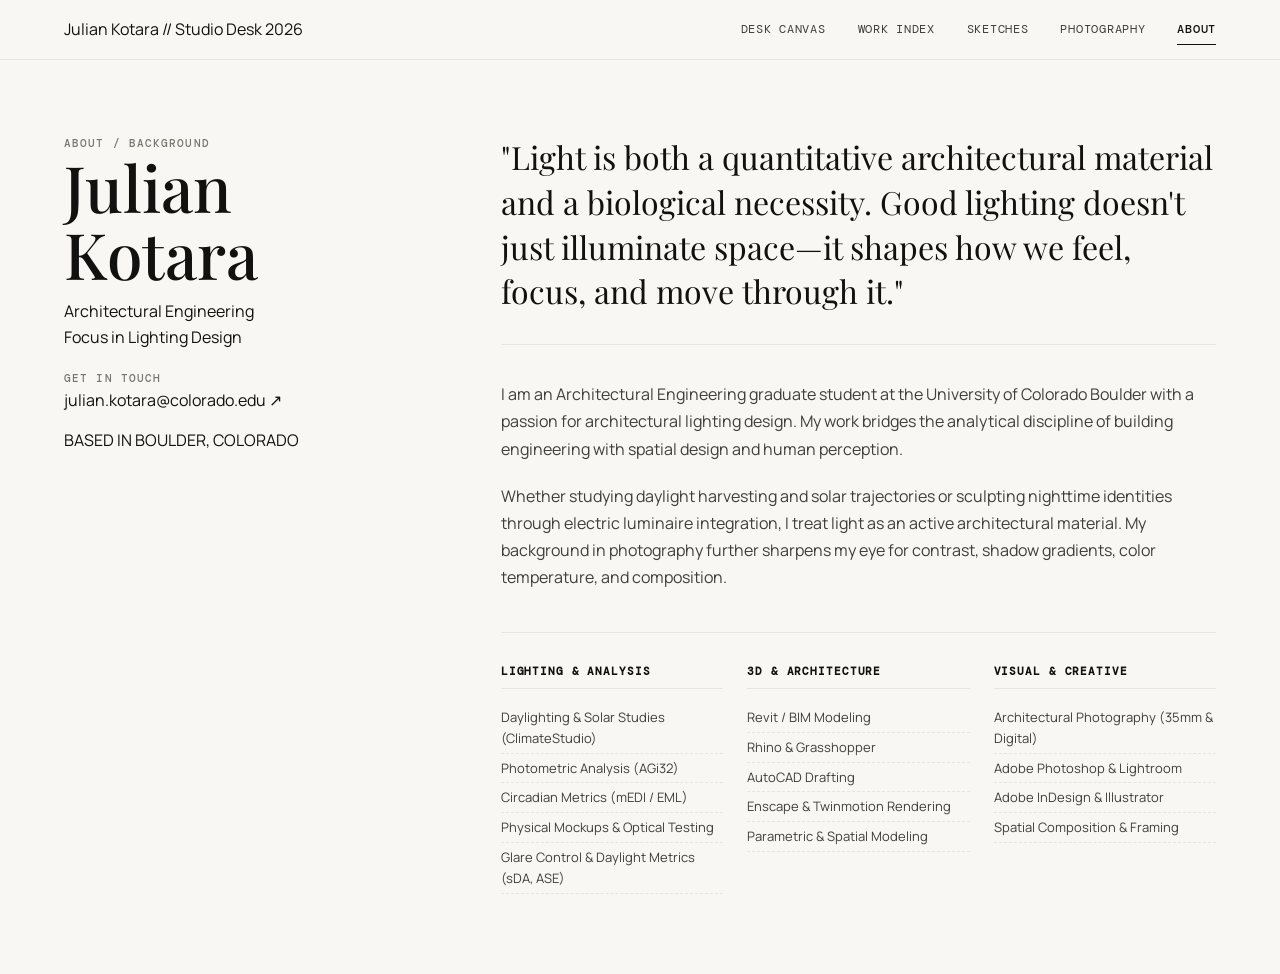
<file: about.html>
<!DOCTYPE html>
<html lang="en">
<head>
  <meta charset="UTF-8">
  <meta name="viewport" content="width=device-width, initial-scale=1.0">
  <title>About — Julian Kotara</title>
  
  <!-- Fonts -->
  <link rel="preconnect" href="https://fonts.googleapis.com">
  <link rel="preconnect" href="https://fonts.gstatic.com" crossorigin>
  <link href="https://fonts.googleapis.com/css2?family=DM+Mono:wght@400;500&family=Manrope:wght@400;500;600;700;800&family=Playfair+Display:ital,wght@0,500;1,500&display=swap" rel="stylesheet">
  
  <link rel="stylesheet" href="styles.css">
</head>
<body>

  <!-- Navigation -->
  <header class="glass-nav" role="banner">
    <a class="hud-brand" href="index.html" aria-label="Julian Kotara Drafting Desk">
      Julian Kotara <span class="hud-brand-sub">// Studio Desk 2026</span>
    </a>
    <nav aria-label="Main navigation">
      <a href="index.html">Desk Canvas</a>
      <a href="work.html">Work Index</a>
      <a href="sketches.html">Sketches</a>
      <a href="photography.html">Photography</a>
      <a href="about.html" class="active">About</a>
    </nav>
  </header>

  <div class="about-page-wrap">
    <main class="about-grid">
      <!-- Left Sticky Header & Contact -->
      <div class="about-sticky">
        <p class="kicker">About / Background</p>
        <h1>Julian<br>Kotara</h1>
        <p class="role" style="font-size: 20px; color: var(--ink); margin-bottom: 20px;">
          Architectural Engineering<br>Focus in Lighting Design
        </p>

        <div class="about-contact-box">
          <p class="kicker">Get in Touch</p>
          <a class="contact-link" href="mailto:julian.kotara@colorado.edu">
            julian.kotara@colorado.edu <span>↗</span>
          </a>
          <p style="font-family: var(--mono); font-size: 11px; text-transform: uppercase; color: var(--muted); margin-top: 15px;">
            Based in Boulder, Colorado
          </p>
        </div>
      </div>

      <!-- Right Content: Philosophy, Bio, Skills -->
      <div class="about-right">
        <h2 class="about-statement">
          "Light is both a quantitative architectural material and a biological necessity. Good lighting doesn't just illuminate space—it shapes how we feel, focus, and move through it."
        </h2>

        <div class="about-narrative">
          <p>
            I am an Architectural Engineering graduate student at the University of Colorado Boulder with a passion for architectural lighting design. My work bridges the analytical discipline of building engineering with spatial design and human perception.
          </p>
          <p>
            Whether studying daylight harvesting and solar trajectories or sculpting nighttime identities through electric luminaire integration, I treat light as an active architectural material. My background in photography further sharpens my eye for contrast, shadow gradients, color temperature, and composition.
          </p>
        </div>

        <!-- Skills & Proficiencies -->
        <div class="skills-grid" id="skills-grid">
          <div class="skill-col" id="skills-col-lighting">
            <h4>Lighting & Analysis</h4>
            <ul>
              <li>Daylighting & Solar Studies (ClimateStudio)</li>
              <li>Photometric Analysis (AGi32)</li>
              <li>Circadian Metrics (mEDI / EML)</li>
              <li>Physical Mockups & Optical Testing</li>
              <li>Glare Control & Daylight Metrics (sDA, ASE)</li>
            </ul>
          </div>

          <div class="skill-col" id="skills-col-architecture">
            <h4>3D & Architecture</h4>
            <ul>
              <li>Revit / BIM Modeling</li>
              <li>Rhino & Grasshopper</li>
              <li>AutoCAD Drafting</li>
              <li>Enscape & Twinmotion Rendering</li>
              <li>Parametric & Spatial Modeling</li>
            </ul>
          </div>

          <div class="skill-col" id="skills-col-creative">
            <h4>Visual & Creative</h4>
            <ul>
              <li>Architectural Photography (35mm & Digital)</li>
              <li>Adobe Photoshop & Lightroom</li>
              <li>Adobe InDesign & Illustrator</li>
              <li>Spatial Composition & Framing</li>
            </ul>
          </div>
        </div>
      </div>
    </main>
  </div>


  <script src="lighting-fx.js"></script>
  <script src="editor.js"></script>
</body>
</html>
</file>
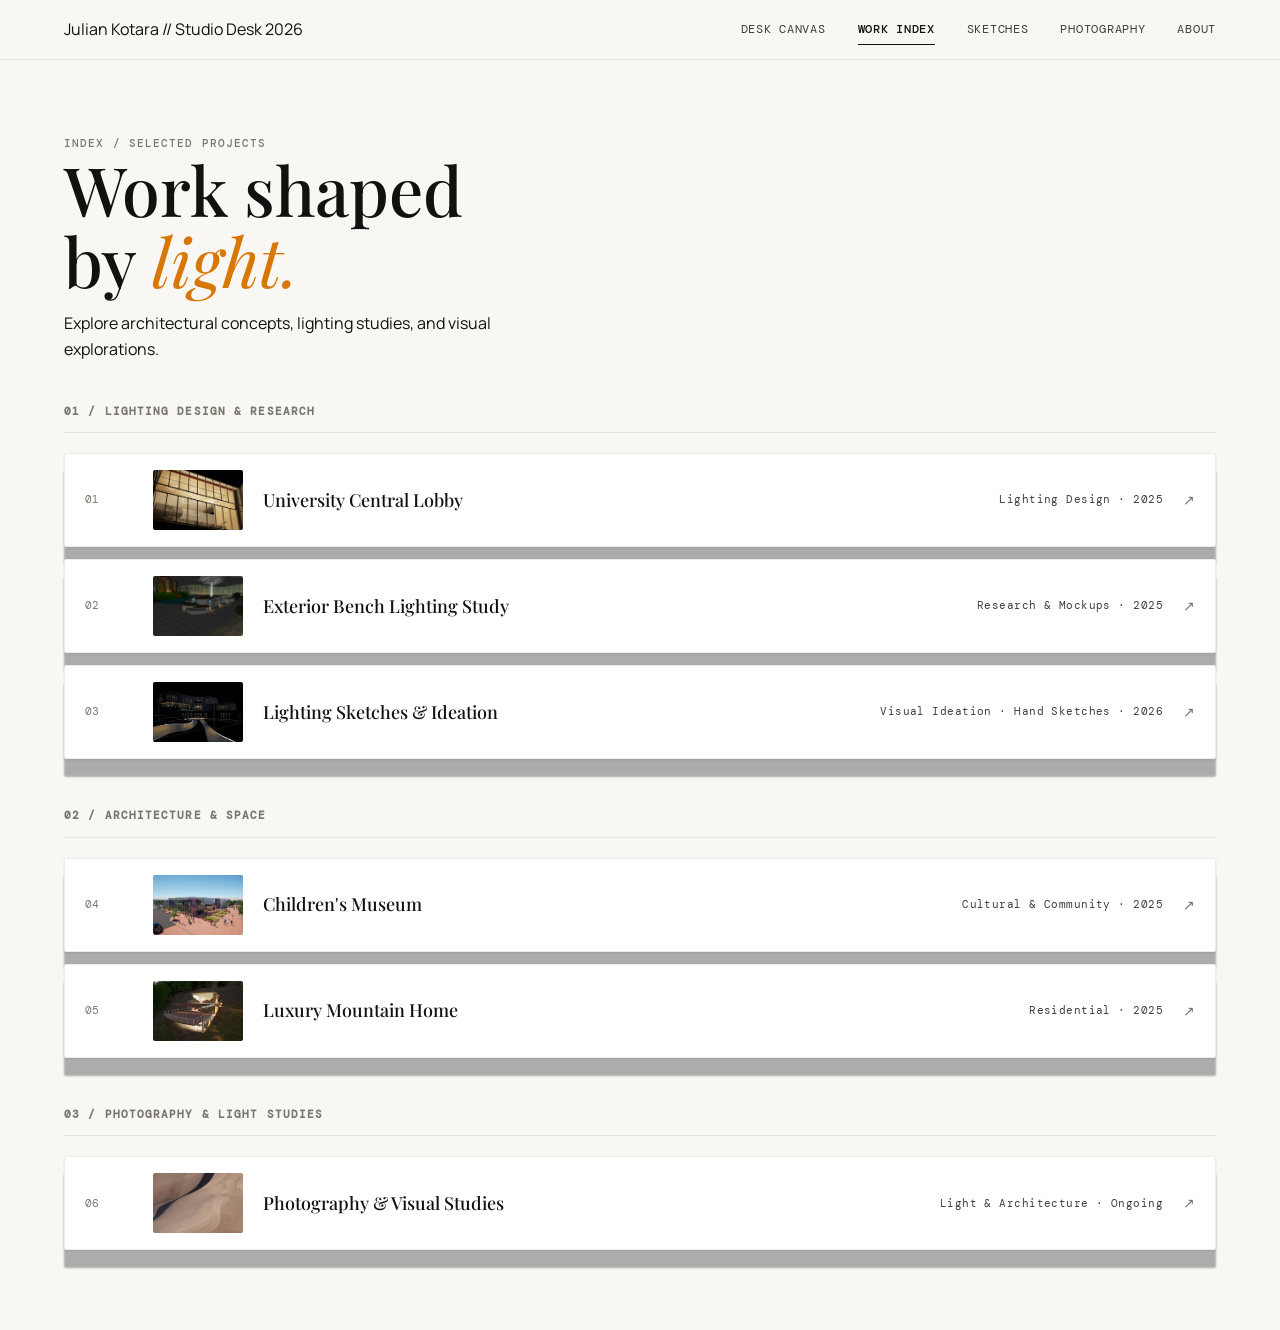
<file: work.html>
<!DOCTYPE html>
<html lang="en">
<head>
  <meta charset="UTF-8">
  <meta name="viewport" content="width=device-width, initial-scale=1.0">
  <title>Work — Julian Kotara</title>
  
  <!-- Fonts -->
  <link rel="preconnect" href="https://fonts.googleapis.com">
  <link rel="preconnect" href="https://fonts.gstatic.com" crossorigin>
  <link href="https://fonts.googleapis.com/css2?family=DM+Mono:wght@400;500&family=Manrope:wght@400;500;600;700;800&family=Playfair+Display:ital,wght@0,500;1,500&display=swap" rel="stylesheet">
  
  <link rel="stylesheet" href="styles.css">
  
  <!-- GSAP 3 -->
  <script src="https://cdnjs.cloudflare.com/ajax/libs/gsap/3.12.5/gsap.min.js"></script>
</head>
<body class="subpage">

  <!-- Navigation -->
  <header class="glass-nav" role="banner">
    <a class="hud-brand" href="index.html" aria-label="Julian Kotara Drafting Desk">
      Julian Kotara <span class="hud-brand-sub">// Studio Desk 2026</span>
    </a>
    <nav aria-label="Main navigation">
      <a href="index.html">Desk Canvas</a>
      <a href="work.html" class="active">Work Index</a>
      <a href="sketches.html">Sketches</a>
      <a href="photography.html">Photography</a>
      <a href="about.html">About</a>
    </nav>
  </header>

  <main class="sub-hero">
    <p class="kicker">Index / Selected Projects</p>
    <h1>Work shaped<br>by <em>light.</em></h1>
    <p style="font-size: 15px; max-width: 500px; color: var(--muted); margin: 0 0 30px;">
      Explore architectural concepts, lighting studies, and visual explorations.
    </p>

    <div class="work-categories">
      <!-- Section 1: Lighting Design & Studies -->
      <div>
        <h3 class="work-group-title">01 / Lighting Design &amp; Research</h3>
        <div class="work-list">
          <a class="work-list-item" href="project-lobby.html">
            <span class="item-num">01</span>
            <div class="work-list-thumb">
              <img src="assets/projects/central loby/suspended shapes1.jpg" alt="University Central Lobby preview">
            </div>
            <strong>University Central Lobby</strong>
            <span class="item-type">Lighting Design · 2025</span>
            <span class="item-arrow">↗</span>
          </a>
          <a class="work-list-item" href="project-bench.html">
            <span class="item-num">02</span>
            <div class="work-list-thumb">
              <img src="assets/projects/bench study/bench-persp-style1.png" alt="Exterior Bench Study preview">
            </div>
            <strong>Exterior Bench Lighting Study</strong>
            <span class="item-type">Research &amp; Mockups · 2025</span>
            <span class="item-arrow">↗</span>
          </a>
          <a class="work-list-item" href="sketches.html">
            <span class="item-num">03</span>
            <div class="work-list-thumb">
              <img src="assets/Light Sketches/Senior Design/Exterior.jpg" alt="Lighting Sketches & Visual Ideation preview">
            </div>
            <strong>Lighting Sketches &amp; Ideation</strong>
            <span class="item-type">Visual Ideation · Hand Sketches · 2026</span>
            <span class="item-arrow">↗</span>
          </a>
        </div>
      </div>

      <!-- Section 2: Architectural Design -->
      <div>
        <h3 class="work-group-title">02 / Architecture &amp; Space</h3>
        <div class="work-list">
          <a class="work-list-item" href="project-museum.html">
            <span class="item-num">04</span>
            <div class="work-list-thumb">
              <img src="assets/projects/museum/museum-hero.png" alt="Children's Museum preview">
            </div>
            <strong>Children's Museum</strong>
            <span class="item-type">Cultural &amp; Community · 2025</span>
            <span class="item-arrow">↗</span>
          </a>
          <a class="work-list-item" href="project-mountain.html">
            <span class="item-num">05</span>
            <div class="work-list-thumb">
              <img src="assets/projects/mountain-home.jpg" alt="Luxury Mountain Home preview">
            </div>
            <strong>Luxury Mountain Home</strong>
            <span class="item-type">Residential · 2025</span>
            <span class="item-arrow">↗</span>
          </a>
        </div>
      </div>

      <!-- Section 3: Photography -->
      <div>
        <h3 class="work-group-title">03 / Photography &amp; Light Studies</h3>
        <div class="work-list">
          <a class="work-list-item" href="photography.html">
            <span class="item-num">06</span>
            <div class="work-list-thumb">
              <img src="assets/photography/light/IMG_6082.JPG" alt="Photography & Visual Studies preview">
            </div>
            <strong>Photography &amp; Visual Studies</strong>
            <span class="item-type">Light &amp; Architecture · Ongoing</span>
            <span class="item-arrow">↗</span>
          </a>
        </div>
      </div>
    </div>
  </main>

  <script src="lighting-fx.js"></script>
  <script src="editor.js"></script>
</body>
</html>
</file>
<file: styles.css>
/* ==========================================================================
   THE SUN-CLOCK PAVILION & HELIOSTAT COMPASS — DESIGN SYSTEM
   Site 2: Environmental Lighting Laboratory & Daylighting Study Pavilion
   
   Material Palette:
   - Travertine & Limestone Base: #F8F7F3
   - Secondary Limestone Paper:   #F1EFEA
   - Deep Graphite Drafting Ink:  #111110
   - Solar Trajectory Amber:      #D97706
   - Zenith Daylight Sky Blue:    #3B82F6
   ========================================================================== */

:root {
  /* Architectural Material Palette */
  --bg-canvas: #F8F7F3;
  --bg-paper: #F1EFEA;
  --bg-surface: #FFFFFF;
  --bg-surface-elevated: #FFFFFF;
  
  --ink-primary: #111110;
  --ink-secondary: #403E3A;
  --ink-muted: #79766E;
  --ink-faint: #B5B2A9;
  
  --line-hairline: rgba(17, 17, 16, 0.08);
  --line-subtle: rgba(17, 17, 16, 0.16);
  --line-strong: rgba(17, 17, 16, 0.36);
  
  --accent-solar: #D97706;  /* Solar trajectory amber */
  --accent-sky: #3B82F6;    /* Zenith daylight sky blue */
  --accent-cct: #F59E0B;
  
  /* Dynamic Trigonometric Ray Shadow Variables (calculated in 60fps rAF in heliostat.js) */
  --sun-shadow-x: 0px;
  --sun-shadow-y: 18px;
  --sun-shadow-blur: 2px;
  --sun-shadow-opacity: 0.32;
  --sun-highlight-x: 0px;
  --sun-highlight-y: -1px;
  
  /* 3D Typographic Shape Shadow Variables (Extruded letterforms casting onto limestone) */
  --text-shadow-x: 0px;
  --text-shadow-y: 8px;
  --text-shadow-blur: 1px;
  --text-shadow-opacity: 0.55;
  --text-bevel-x: 0px;
  --text-bevel-y: 1.5px;
  
  --shadow-x: var(--sun-shadow-x);
  --shadow-y: var(--sun-shadow-y);
  --shadow-blur: var(--sun-shadow-blur);
  --shadow-opacity: var(--sun-shadow-opacity);
  --ray-x: var(--sun-shadow-x);
  --ray-y: var(--sun-shadow-y);
  --ray-blur: var(--sun-shadow-blur);
  --ray-opacity: var(--sun-shadow-opacity);
  
  --cct-tint: rgba(59, 130, 246, 0.02);
  --solar-azimuth: 180deg;
  --solar-altitude: 75deg;

  /* Physical Directional Ray Cast Shadow Formula (ONE single clean physical projection) */
  --shadow-ray: 0 1px 3px rgba(17, 17, 16, 0.08),
                var(--sun-shadow-x) var(--sun-shadow-y) var(--sun-shadow-blur) rgba(17, 17, 16, var(--sun-shadow-opacity));
  
  --shadow-ray-hover: 0 2px 6px rgba(17, 17, 16, 0.12),
                      calc(var(--sun-shadow-x) * 1.15) calc(var(--sun-shadow-y) * 1.15) calc(var(--sun-shadow-blur) * 1.15) rgba(17, 17, 16, var(--sun-shadow-opacity));

  /* Fallback text shadow (none everywhere except hero headline cast) */
  --shadow-text: none;

  /* Typography */
  --font-serif: 'Playfair Display', Georgia, serif;
  --font-sans: 'Manrope', -apple-system, BlinkMacSystemFont, 'Segoe UI', Roboto, sans-serif;
  --font-mono: 'DM Mono', monospace;

  /* Emil Kowalski Craft Easing & Transitions */
  --ease-out-fast: cubic-bezier(0.16, 1, 0.3, 1);
  --ease-in-fast: cubic-bezier(0.7, 0, 0.84, 0);
  --ease-out-expressive: cubic-bezier(0.2, 0.9, 0.1, 1);

  --site-padding: clamp(24px, 5vw, 64px);
  --site-max-w: 1360px;
}

/* ==========================================================================
   Base & Reset
   ========================================================================== */
*, *::before, *::after {
  box-sizing: border-box;
  margin: 0;
  padding: 0;
}

html {
  background-color: var(--bg-canvas);
  color: var(--ink-primary);
  font-family: var(--font-sans);
  font-size: 16px;
  line-height: 1.6;
  scroll-behavior: smooth;
  -webkit-font-smoothing: antialiased;
}

body {
  background-color: var(--bg-canvas);
  color: var(--ink-primary);
  min-height: 100vh;
  position: relative;
  overflow-x: hidden;
  transition: background-color 300ms ease;
}

/* Dynamic Ambient Solar CCT Wash Layer */
.solar-ambient-wash {
  position: fixed;
  inset: 0;
  pointer-events: none;
  z-index: 1;
  background: var(--cct-tint);
  transition: background 300ms ease;
  mix-blend-mode: multiply;
  opacity: 0.35;
}

img {
  max-width: 100%;
  height: auto;
  display: block;
}

a {
  color: inherit;
  text-decoration: none;
  transition: color 150ms ease, opacity 150ms ease;
}

button {
  font: inherit;
  color: inherit;
  border: none;
  background: none;
  cursor: pointer;
  outline: none;
}

/* Tactile press feedback on interactive elements (Emil Kowalski standard: 80-120ms, scale(0.975)) */
button:active,
.preset-btn:active,
.sketch-filter-btn:active,
.photo-filter-btn:active,
.study-cta:active,
.heliostat-nav-cta:active,
.page-nav-link:active {
  transform: scale(0.975);
  transition-duration: 90ms !important;
}

/* ==========================================================================
   Navigation (Minimalist Daylight Header & Pinned Solar Compass)
   ========================================================================== */
.glass-nav,
.heliostat-nav {
  position: fixed;
  top: 0;
  left: 0;
  right: 0;
  z-index: 1000;
  display: flex;
  align-items: center;
  justify-content: space-between;
  padding: 14px var(--site-padding);
  background: rgba(248, 247, 243, 0.94);
  backdrop-filter: blur(16px);
  -webkit-backdrop-filter: blur(16px);
  border-bottom: 1px solid var(--line-hairline);
  transition: background-color 250ms ease;
}

.monogram,
.heliostat-logo {
  display: flex;
  align-items: baseline;
  gap: 10px;
  font-family: var(--font-sans);
  font-size: 14px;
  font-weight: 700;
  letter-spacing: 0.04em;
  color: var(--ink-primary);
  text-transform: uppercase;
  text-shadow: none !important;
}

.monogram span,
.heliostat-logo-sub {
  font-family: var(--font-mono);
  font-size: 11px;
  font-weight: 400;
  color: var(--ink-muted);
  letter-spacing: 0.08em;
}

.heliostat-nav nav,
.glass-nav nav {
  display: flex;
  align-items: center;
  gap: clamp(14px, 2.5vw, 32px);
}

.heliostat-nav nav a,
.glass-nav nav a {
  font-family: var(--font-mono);
  font-size: 12px;
  letter-spacing: 0.06em;
  text-transform: uppercase;
  color: var(--ink-secondary);
  position: relative;
  padding: 6px 0;
  transition: color 150ms ease;
}

.heliostat-nav nav a:hover,
.glass-nav nav a:hover {
  color: var(--ink-primary);
}

.heliostat-nav nav a.active,
.glass-nav nav a.active {
  color: var(--ink-primary);
  font-weight: 500;
}

.heliostat-nav nav a.active::after,
.glass-nav nav a.active::after {
  content: '';
  position: absolute;
  bottom: 0;
  left: 0;
  width: 100%;
  height: 1px;
  background: var(--ink-primary);
}

/* Pinned Viewport Solar Compass (in Header) */
.nav-heliostat-instrument {
  display: flex;
  align-items: center;
  gap: 12px;
}

.nav-compass-dial {
  position: relative;
  width: 48px;
  height: 48px;
  cursor: grab;
  user-select: none;
  touch-action: none;
  border-radius: 50%;
  background: var(--bg-paper);
  border: 1px solid var(--line-subtle);
  box-shadow: inset 0 0 4px rgba(17, 17, 16, 0.05);
}

.nav-compass-dial:active {
  cursor: grabbing;
}

.nav-compass-crosshair-h {
  position: absolute;
  top: 50%;
  left: 4px;
  right: 4px;
  height: 1px;
  background: var(--line-hairline);
  transform: translateY(-50%);
  pointer-events: none;
}

.nav-compass-crosshair-v {
  position: absolute;
  left: 50%;
  top: 4px;
  bottom: 4px;
  width: 1px;
  background: var(--line-hairline);
  transform: translateX(-50%);
  pointer-events: none;
}

.nav-ray-vector {
  position: absolute;
  top: 50%;
  left: 50%;
  height: 1.5px;
  background: linear-gradient(90deg, rgba(217, 119, 6, 0.3), var(--accent-solar));
  transform-origin: 0 50%;
  pointer-events: none;
}

.nav-sun-marker {
  position: absolute;
  width: 14px;
  height: 14px;
  border-radius: 50%;
  background: #FFFFFF;
  border: 2px solid var(--accent-solar);
  box-shadow: 0 1px 4px rgba(217, 119, 6, 0.4);
  top: 50%;
  left: 50%;
  transform: translate(-50%, -50%);
  display: flex;
  align-items: center;
  justify-content: center;
  pointer-events: none;
}

.nav-sun-marker::after {
  content: '';
  width: 4px;
  height: 4px;
  border-radius: 50%;
  background: var(--accent-solar);
}

.nav-solar-badge {
  font-family: var(--font-mono);
  font-size: 11px;
  letter-spacing: 0.06em;
  color: var(--ink-secondary);
  background: var(--bg-surface);
  border: 1px solid var(--line-hairline);
  padding: 4px 10px;
  border-radius: 14px;
  white-space: nowrap;
}

.heliostat-nav-cta {
  font-family: var(--font-mono);
  font-size: 11px;
  letter-spacing: 0.06em;
  text-transform: uppercase;
  padding: 6px 14px;
  border: 1px solid var(--line-subtle);
  border-radius: 2px;
  background: var(--bg-surface);
  transition: all 140ms ease;
}

.heliostat-nav-cta:hover {
  background: var(--ink-primary);
  color: #FFFFFF;
}

/* ==========================================================================
   Hero Section & Monumental Daylight Heading
   ========================================================================== */
.heliostat-hero {
  position: relative;
  z-index: 2;
  padding: clamp(120px, 16vh, 170px) var(--site-padding) clamp(40px, 7vh, 60px);
  max-width: var(--site-max-w);
  margin: 0 auto;
}

.hero-datum-bar {
  display: flex;
  align-items: center;
  justify-content: space-between;
  padding-bottom: 18px;
  border-bottom: 1px solid var(--line-hairline);
  margin-bottom: 32px;
  flex-wrap: wrap;
  gap: 16px;
}

.kicker {
  font-family: var(--font-mono);
  font-size: 11px;
  font-weight: 500;
  letter-spacing: 0.1em;
  text-transform: uppercase;
  color: var(--ink-muted);
}

.solar-status-pill {
  display: inline-flex;
  align-items: center;
  gap: 8px;
  font-family: var(--font-mono);
  font-size: 11px;
  letter-spacing: 0.06em;
  text-transform: uppercase;
  color: var(--ink-primary);
  background: var(--bg-surface);
  padding: 4px 12px;
  border: 1px solid var(--line-hairline);
  border-radius: 20px;
  box-shadow: 0 1px 3px rgba(0, 0, 0, 0.02);
}

.solar-status-dot {
  width: 7px;
  height: 7px;
  border-radius: 50%;
  background: var(--accent-solar);
  box-shadow: 0 0 8px var(--accent-solar);
}

.hero-headline {
  font-family: var(--font-serif);
  font-size: clamp(40px, 6.2vw, 84px);
  font-weight: 500;
  line-height: 1.05;
  letter-spacing: -0.03em;
  margin-bottom: 20px;
  position: relative;
  text-shadow: none !important;
}

/* Foreground letters (strictly on top, crisp ink, zero shadow) */
.headline-foreground {
  position: relative;
  z-index: 2;
  display: block;
  color: var(--ink-primary);
  transition: color 300ms ease;
}

.headline-foreground em {
  font-style: italic;
  font-weight: 400;
  color: var(--accent-solar);
  transition: color 300ms ease;
}

/* Background cast shadow (strictly BEHIND foreground text, single crisp projection) */
.headline-shadow-cast {
  position: absolute;
  top: 0;
  left: 0;
  width: 100%;
  height: 100%;
  z-index: 1;
  pointer-events: none;
  user-select: none;
  color: rgba(17, 17, 16, var(--text-shadow-opacity));
  transform: translate3d(var(--text-shadow-x), var(--text-shadow-y), 0);
  filter: blur(var(--text-shadow-blur));
  will-change: transform, filter, color;
  transition: color 300ms ease;
}

.headline-shadow-cast em {
  font-style: italic;
  font-weight: 400;
  color: rgba(180, 83, 9, var(--text-shadow-opacity));
}

.hero-lead-text {
  font-family: var(--font-sans);
  font-size: clamp(17px, 2vw, 21px);
  font-weight: 400;
  line-height: 1.5;
  color: var(--ink-secondary);
  max-width: 820px;
  letter-spacing: -0.01em;
  margin-bottom: 40px;
}

/* ==========================================================================
   The 360° Heliostat Compass Instrument Box
   ========================================================================== */
.heliostat-instrument-box {
  background: var(--bg-surface);
  border: 1px solid var(--line-hairline);
  box-shadow: var(--shadow-ray);
  padding: 28px clamp(20px, 4vw, 40px);
  border-radius: 4px;
  display: grid;
  grid-template-columns: 280px 1fr auto;
  align-items: center;
  gap: clamp(24px, 4vw, 48px);
  margin-bottom: clamp(60px, 10vh, 100px);
  transition: box-shadow 260ms ease;
  position: relative;
}

/* Dr. Andrew Marsh Stereographic 2D Sun-Path Dial */
.compass-dial-wrap {
  position: relative;
  width: 280px;
  height: 280px;
  margin: 0 auto;
  user-select: none;
  touch-action: none;
}

.marsh-sunpath-svg {
  display: block;
  width: 100%;
  height: 100%;
  overflow: visible;
  user-select: none;
}

.marsh-horizon-bg {
  fill: var(--dial-bg, #F8F6F1);
  stroke: var(--line-strong);
  stroke-width: 1.5;
  transition: fill 150ms linear;
}

.marsh-alt-circles circle {
  fill: none;
  stroke: var(--line-subtle);
  stroke-width: 0.75;
  stroke-dasharray: 2 3;
}

.marsh-az-spokes line {
  stroke: var(--line-subtle);
  stroke-width: 0.75;
}

.marsh-month-arcs .month-arc {
  fill: none;
  stroke: var(--ink-muted);
  stroke-width: 0.9;
  opacity: 0.55;
}

.marsh-month-arcs .month-arc.summer-solstice {
  stroke: var(--accent-solar);
  opacity: 0.95;
  stroke-width: 1.4;
}

.marsh-month-arcs .month-arc.equinox-arc {
  stroke: var(--ink-secondary);
  opacity: 0.8;
  stroke-width: 1.1;
}

.marsh-month-arcs .month-arc.winter-solstice {
  stroke: var(--accent-sky);
  opacity: 0.85;
  stroke-width: 1.2;
}

.marsh-hour-lines path {
  fill: none;
  stroke: var(--line-subtle);
  stroke-width: 0.75;
  stroke-dasharray: 1.5 2.5;
  opacity: 0.6;
}

.marsh-active-path {
  fill: none;
  stroke: var(--accent-solar);
  stroke-width: 2.2;
  filter: drop-shadow(0 0 3px rgba(217, 119, 6, 0.45));
}

.marsh-zenith-dot {
  fill: var(--ink-muted);
}

.marsh-lbl {
  font-family: var(--font-mono);
  font-size: 8px;
  fill: var(--ink-muted);
  text-anchor: middle;
  dominant-baseline: central;
  pointer-events: none;
}

.marsh-lbl.cardinal {
  font-weight: 700;
  font-size: 9.5px;
  fill: var(--ink-primary);
}

.marsh-lbl.alt-num {
  font-size: 7px;
  fill: var(--ink-faint);
  text-anchor: start;
}

.marsh-lbl.date-lbl {
  font-size: 6.5px;
  fill: var(--ink-muted);
  letter-spacing: 0.04em;
}

.marsh-ray-line {
  stroke: var(--accent-solar);
  stroke-width: 1.5;
  stroke-dasharray: 3 2;
  pointer-events: none;
}

/* The Draggable Sun Marker */
.compass-sun-marker {
  position: absolute;
  width: 28px;
  height: 28px;
  border-radius: 50%;
  background: #FFFFFF;
  border: 2px solid var(--accent-solar);
  box-shadow: 0 2px 10px rgba(217, 119, 6, 0.4);
  top: 50%;
  left: 50%;
  transform: translate(-50%, -50%);
  cursor: grab;
  z-index: 10;
  display: flex;
  align-items: center;
  justify-content: center;
  transition: transform 90ms var(--ease-out-fast);
}

.compass-sun-marker:active {
  cursor: grabbing;
  transform: translate(-50%, -50%) scale(1.15);
}

.sun-core-dot {
  width: 8px;
  height: 8px;
  border-radius: 50%;
  background: var(--accent-solar);
  box-shadow: 0 0 6px var(--accent-solar);
}

/* Ray Vector Line from center to sun */
.compass-ray-vector {
  position: absolute;
  top: 50%;
  left: 50%;
  height: 1.5px;
  background: linear-gradient(90deg, rgba(217, 119, 6, 0.2), var(--accent-solar));
  transform-origin: 0 50%;
  pointer-events: none;
}

/* Instrument Info Column */
.instrument-content h2 {
  font-family: var(--font-serif);
  font-size: 20px;
  font-weight: 500;
  margin-bottom: 6px;
}

.instrument-desc {
  font-size: 13px;
  color: var(--ink-secondary);
  line-height: 1.5;
  margin-bottom: 16px;
}

/* Quick Solar Presets */
.preset-button-row {
  display: flex;
  align-items: center;
  gap: 8px;
  flex-wrap: wrap;
}

.preset-btn {
  font-family: var(--font-mono);
  font-size: 11px;
  letter-spacing: 0.06em;
  text-transform: uppercase;
  padding: 6px 12px;
  border: 1px solid var(--line-hairline);
  background: var(--bg-paper);
  color: var(--ink-secondary);
  border-radius: 2px;
  transition: all 140ms ease;
}

.preset-btn:hover {
  border-color: var(--ink-primary);
  color: var(--ink-primary);
}

.preset-btn.active {
  background: var(--ink-primary);
  color: #FFFFFF;
  border-color: var(--ink-primary);
  font-weight: 500;
}

/* Solar Sweep Play Button */
.solar-sweep-btn {
  font-family: var(--font-mono);
  font-size: 11px;
  letter-spacing: 0.06em;
  text-transform: uppercase;
  padding: 6px 14px;
  border: 1px solid var(--accent-solar);
  background: rgba(217, 119, 6, 0.08);
  color: var(--accent-solar);
  border-radius: 2px;
  font-weight: 500;
  transition: all 140ms ease;
}

.solar-sweep-btn:hover {
  background: var(--accent-solar);
  color: #FFFFFF;
}

.solar-sweep-btn.active {
  background: var(--accent-solar);
  color: #FFFFFF;
}

/* Live Astronomical Sun Sync Button */
.live-geo-btn {
  display: inline-flex;
  align-items: center;
  gap: 7px;
  border-color: var(--accent-solar) !important;
  color: var(--accent-solar) !important;
  background: rgba(217, 119, 6, 0.06) !important;
  font-weight: 500;
}

.live-geo-btn .live-dot {
  width: 6px;
  height: 6px;
  border-radius: 50%;
  background: var(--accent-solar);
  box-shadow: 0 0 6px var(--accent-solar);
  animation: pulse-live 1.8s infinite ease-in-out;
}

@keyframes pulse-live {
  0%, 100% { opacity: 1; transform: scale(1); }
  50% { opacity: 0.35; transform: scale(0.75); }
}

.live-geo-btn.active {
  background: var(--accent-solar) !important;
  color: #FFFFFF !important;
}

.live-geo-btn.active .live-dot {
  background: #FFFFFF;
  box-shadow: 0 0 8px #FFFFFF;
}

/* Solar Numerical Readouts */
.instrument-metrics {
  display: flex;
  flex-direction: column;
  gap: 12px;
  padding-left: 24px;
  border-left: 1px solid var(--line-hairline);
  font-family: var(--font-mono);
  font-size: 11px;
}

.metric-line {
  display: flex;
  flex-direction: column;
}

.metric-line-label {
  font-size: 10px;
  letter-spacing: 0.08em;
  text-transform: uppercase;
  color: var(--ink-muted);
}

.metric-line-val {
  font-weight: 500;
  color: var(--ink-primary);
}

/* ==========================================================================
   Project Studies Grid (Trigonometric Ray-Reactive Cards)
   ========================================================================== */
.solar-studies-section {
  position: relative;
  z-index: 2;
  max-width: var(--site-max-w);
  margin: 0 auto clamp(60px, 12vh, 120px);
  padding: 0 var(--site-padding);
}

.section-head-wrap {
  display: flex;
  justify-content: space-between;
  align-items: flex-end;
  padding-bottom: 20px;
  border-bottom: 1px solid var(--line-hairline);
  margin-bottom: 36px;
  flex-wrap: wrap;
  gap: 16px;
}

.section-head-wrap h2 {
  font-family: var(--font-serif);
  font-size: clamp(28px, 3.6vw, 44px);
  font-weight: 500;
  letter-spacing: -0.02em;
}

.section-head-wrap h2 em {
  font-style: italic;
  font-weight: 400;
  color: var(--accent-solar);
}

.studies-grid {
  display: grid;
  grid-template-columns: repeat(2, 1fr);
  gap: clamp(28px, 4vw, 44px);
}

.study-card {
  position: relative;
  background: var(--bg-surface);
  border: 1px solid var(--line-hairline);
  box-shadow: var(--shadow-ray);
  border-radius: 3px;
  overflow: hidden;
  display: flex;
  flex-direction: column;
  transition: transform 260ms var(--ease-out-expressive), box-shadow 320ms var(--ease-out-expressive);
}

.study-card:hover {
  transform: translateY(-3px);
  box-shadow: var(--shadow-ray-hover);
}

.study-visual {
  position: relative;
  aspect-ratio: 16 / 10;
  overflow: hidden;
  background: var(--bg-paper);
}

.study-visual img {
  width: 100%;
  height: 100%;
  object-fit: cover;
  transition: transform 400ms var(--ease-out-expressive);
}

.study-card:hover .study-visual img {
  transform: scale(1.025);
}

.study-badge {
  position: absolute;
  top: 14px;
  left: 14px;
  z-index: 2;
  font-family: var(--font-mono);
  font-size: 10px;
  letter-spacing: 0.08em;
  text-transform: uppercase;
  background: rgba(255, 255, 255, 0.94);
  backdrop-filter: blur(8px);
  padding: 4px 10px;
  border: 1px solid var(--line-hairline);
  color: var(--ink-primary);
  border-radius: 2px;
}

.study-body {
  padding: clamp(24px, 3.5vw, 36px);
  display: flex;
  flex-direction: column;
  flex-grow: 1;
}

.study-taxonomy {
  font-family: var(--font-mono);
  font-size: 11px;
  letter-spacing: 0.08em;
  text-transform: uppercase;
  color: var(--accent-solar);
  margin-bottom: 8px;
}

.study-title {
  font-family: var(--font-serif);
  font-size: clamp(24px, 2.6vw, 32px);
  font-weight: 500;
  line-height: 1.15;
  letter-spacing: -0.02em;
  margin-bottom: 12px;
}

.study-desc {
  font-size: 14px;
  line-height: 1.6;
  color: var(--ink-secondary);
  margin-bottom: 20px;
}

/* Daylighting & Photometric HUD Table (Technical Drawing Title Block Style) */
.study-hud-table {
  display: grid;
  grid-template-columns: repeat(2, 1fr);
  gap: 12px;
  padding: 14px 16px;
  background: var(--bg-paper);
  border: 1px solid var(--line-hairline);
  border-radius: 2px;
  margin-bottom: 24px;
}

.hud-table-item {
  display: flex;
  flex-direction: column;
}

.hud-table-label {
  font-family: var(--font-mono);
  font-size: 10px;
  letter-spacing: 0.08em;
  text-transform: uppercase;
  color: var(--ink-muted);
}

.hud-table-val {
  font-family: var(--font-mono);
  font-size: 12px;
  font-weight: 500;
  color: var(--ink-primary);
}

.study-cta {
  margin-top: auto;
  align-self: flex-start;
  display: inline-flex;
  align-items: center;
  gap: 8px;
  font-family: var(--font-mono);
  font-size: 11px;
  letter-spacing: 0.06em;
  text-transform: uppercase;
  color: var(--ink-primary);
  padding: 8px 14px;
  border: 1px solid var(--line-subtle);
  border-radius: 2px;
  background: var(--bg-surface);
  transition: all 140ms ease;
}

.study-cta:hover {
  background: var(--ink-primary);
  color: #FFFFFF;
}

/* ==========================================================================
   Curatorial Inquiries (Sketches & Photography)
   ========================================================================== */
.curatorial-section {
  position: relative;
  z-index: 2;
  max-width: var(--site-max-w);
  margin: 0 auto clamp(60px, 12vh, 120px);
  padding: 0 var(--site-padding);
}

.curatorial-grid {
  display: grid;
  grid-template-columns: repeat(2, 1fr);
  gap: clamp(24px, 4vw, 40px);
}

.curatorial-card {
  position: relative;
  background: var(--bg-surface);
  border: 1px solid var(--line-hairline);
  box-shadow: var(--shadow-ray);
  padding: clamp(24px, 3.5vw, 36px);
  border-radius: 3px;
  display: flex;
  flex-direction: column;
  transition: transform 240ms var(--ease-out-expressive), box-shadow 240ms ease;
}

.curatorial-card:hover {
  transform: translateY(-2px);
  box-shadow: var(--shadow-ray-hover);
}

.curatorial-head h3 {
  font-family: var(--font-serif);
  font-size: clamp(22px, 2.4vw, 30px);
  font-weight: 500;
  letter-spacing: -0.02em;
  margin-top: 4px;
}

.curatorial-head h3 em {
  font-style: italic;
  font-weight: 400;
  color: var(--accent-solar);
}

.curatorial-desc {
  font-size: 14px;
  line-height: 1.55;
  color: var(--ink-secondary);
  margin-bottom: 24px;
}

.curatorial-strip {
  display: grid;
  grid-template-columns: repeat(3, 1fr);
  gap: 12px;
  margin-bottom: 24px;
}

.curatorial-strip-img {
  aspect-ratio: 4 / 3;
  overflow: hidden;
  background: var(--bg-paper);
  border: 1px solid var(--line-hairline);
  border-radius: 2px;
}

.curatorial-strip-img img {
  width: 100%;
  height: 100%;
  object-fit: cover;
  transition: transform 300ms var(--ease-out-fast);
}

.curatorial-card:hover .curatorial-strip-img img {
  transform: scale(1.04);
}

.curatorial-footer {
  margin-top: auto;
  display: flex;
  justify-content: space-between;
  align-items: center;
  padding-top: 16px;
  border-top: 1px solid var(--line-hairline);
  font-family: var(--font-mono);
  font-size: 11px;
  letter-spacing: 0.06em;
  text-transform: uppercase;
  color: var(--ink-primary);
}

/* ==========================================================================
   Footer Colophon (Title Block Style)
   ========================================================================== */
.heliostat-footer {
  position: relative;
  z-index: 2;
  background: var(--bg-surface);
  border-top: 1px solid var(--line-hairline);
  padding: clamp(60px, 10vh, 100px) var(--site-padding) 40px;
}

.footer-inner {
  max-width: var(--site-max-w);
  margin: 0 auto;
}

.footer-quote-wrap {
  display: grid;
  grid-template-columns: 1.2fr 0.8fr;
  gap: clamp(32px, 6vw, 80px);
  padding-bottom: 60px;
  border-bottom: 1px solid var(--line-hairline);
  margin-bottom: 40px;
}

.footer-quote-text {
  font-family: var(--font-serif);
  font-size: clamp(22px, 2.6vw, 36px);
  font-weight: 400;
  line-height: 1.35;
  letter-spacing: -0.02em;
}

.footer-quote-text em {
  font-style: italic;
  color: var(--accent-solar);
}

.footer-contact-block p {
  font-size: 15px;
  color: var(--ink-secondary);
  margin-bottom: 20px;
  line-height: 1.6;
}

.footer-email-link {
  font-family: var(--font-serif);
  font-size: clamp(18px, 2vw, 24px);
  text-decoration: underline;
  text-underline-offset: 6px;
  transition: color 150ms ease;
}

.footer-email-link:hover {
  color: var(--accent-solar);
}

.footer-meta-bar {
  display: flex;
  justify-content: space-between;
  align-items: center;
  font-family: var(--font-mono);
  font-size: 11px;
  letter-spacing: 0.08em;
  text-transform: uppercase;
  color: var(--ink-muted);
  flex-wrap: wrap;
  gap: 16px;
}

/* ==========================================================================
   Subpages Common Wrappers
   ========================================================================== */
.about-page-wrap,
.photo-container,
.sketches-container,
.sub-hero,
.project-detail {
  padding-top: clamp(110px, 15vh, 150px) !important;
  max-width: var(--site-max-w);
  margin: 0 auto;
  padding-left: var(--site-padding);
  padding-right: var(--site-padding);
  position: relative;
  z-index: 2;
}

/* ==========================================================================
   Work Index Page (work.html)
   ========================================================================== */
.subpage .sub-hero h1 {
  font-family: var(--font-serif);
  font-size: clamp(38px, 5.5vw, 68px);
  font-weight: 500;
  line-height: 1.05;
  margin-bottom: 16px;
}

.subpage .sub-hero h1 em {
  font-style: italic;
  font-weight: 400;
  color: var(--accent-solar);
}

.work-categories {
  display: flex;
  flex-direction: column;
  gap: 48px;
  margin-top: 40px;
  padding-bottom: 80px;
}

.work-group-title {
  font-family: var(--font-mono);
  font-size: 11px;
  text-transform: uppercase;
  letter-spacing: 0.1em;
  color: var(--ink-muted);
  padding-bottom: 12px;
  border-bottom: 1px solid var(--line-hairline);
  margin-bottom: 20px;
}

.work-list {
  display: flex;
  flex-direction: column;
  gap: 12px;
}

.work-list-item {
  display: grid;
  grid-template-columns: 48px 90px 1fr auto auto;
  align-items: center;
  gap: 20px;
  padding: 16px 20px;
  background: var(--bg-surface);
  border: 1px solid var(--line-hairline);
  box-shadow: var(--shadow-ray);
  border-radius: 2px;
  transition: all 180ms var(--ease-out-fast);
}

.work-list-item:hover {
  box-shadow: var(--shadow-ray-hover);
  transform: translateX(4px);
}

.item-num {
  font-family: var(--font-mono);
  font-size: 11px;
  color: var(--ink-muted);
}

.work-list-thumb {
  width: 90px;
  height: 60px;
  overflow: hidden;
  background: var(--bg-paper);
  border-radius: 2px;
}

.work-list-thumb img {
  width: 100%;
  height: 100%;
  object-fit: cover;
}

.work-list-item strong {
  font-family: var(--font-serif);
  font-size: 18px;
  font-weight: 500;
  color: var(--ink-primary);
}

.item-type {
  font-family: var(--font-mono);
  font-size: 11px;
  color: var(--ink-secondary);
  letter-spacing: 0.04em;
}

.item-arrow {
  font-family: var(--font-mono);
  font-size: 14px;
  color: var(--ink-muted);
  transition: transform 150ms ease, color 150ms ease;
}

.work-list-item:hover .item-arrow {
  transform: translate(2px, -2px);
  color: var(--accent-solar);
}

/* ==========================================================================
   About Page (about.html)
   ========================================================================== */
.about-page-wrap { padding-bottom: 80px; }
.about-grid { display: grid; grid-template-columns: 360px 1fr; gap: clamp(40px, 6vw, 80px); }
.about-sticky h1 { font-family: var(--font-serif); font-size: clamp(36px, 5vw, 64px); font-weight: 500; line-height: 1.05; margin-bottom: 12px; }
.about-statement { font-family: var(--font-serif); font-size: clamp(22px, 2.5vw, 32px); font-weight: 400; line-height: 1.4; color: var(--ink-primary); margin-bottom: 36px; padding-bottom: 30px; border-bottom: 1px solid var(--line-hairline); }
.about-narrative p { font-size: 16px; line-height: 1.7; color: var(--ink-secondary); margin-bottom: 20px; }
.skills-grid { display: grid; grid-template-columns: repeat(3, 1fr); gap: 24px; margin-top: 40px; padding-top: 30px; border-top: 1px solid var(--line-hairline); }
.skill-col h4 { font-family: var(--font-mono); font-size: 11px; text-transform: uppercase; letter-spacing: 0.08em; color: var(--ink-primary); margin-bottom: 14px; padding-bottom: 8px; border-bottom: 1px solid var(--line-hairline); }
.skill-col ul { list-style: none; }
.skill-col li { font-size: 13px; color: var(--ink-secondary); padding: 4px 0; border-bottom: 1px dashed var(--line-hairline); }

/* ==========================================================================
   Sketches Page & Fullscreen Lightbox (sketches.html)
   ========================================================================== */
.sketches-page { background: var(--bg-canvas); }
.sketches-hero { margin-bottom: 36px; }
.sketches-hero h1 { font-family: var(--font-serif); font-size: clamp(38px, 5.5vw, 68px); font-weight: 500; line-height: 1.05; margin: 8px 0 16px; }
.sketches-hero h1 em { font-style: italic; color: var(--accent-solar); font-weight: 400; }
.sketches-hero-desc { font-size: 15px; color: var(--ink-secondary); max-width: 650px; line-height: 1.6; }

.sketches-filter-bar {
  display: flex;
  align-items: center;
  gap: 10px;
  padding: 16px 0;
  border-bottom: 1px solid var(--line-hairline);
  margin-bottom: 36px;
  flex-wrap: wrap;
}

.sketches-filter-label {
  font-family: var(--font-mono);
  font-size: 11px;
  letter-spacing: 0.08em;
  text-transform: uppercase;
  color: var(--ink-muted);
  margin-right: 8px;
}

.sketch-filter-btn {
  font-family: var(--font-mono);
  font-size: 11px;
  letter-spacing: 0.06em;
  text-transform: uppercase;
  padding: 6px 14px;
  border: 1px solid var(--line-hairline);
  background: var(--bg-surface);
  color: var(--ink-secondary);
  border-radius: 2px;
  transition: all 140ms ease;
}

.sketch-filter-btn:hover {
  border-color: var(--ink-primary);
  color: var(--ink-primary);
}

.sketch-filter-btn.active {
  background: var(--ink-primary);
  color: #FFFFFF;
  border-color: var(--ink-primary);
}

.sketch-chapter { margin-bottom: 60px; }
.sketch-chapter-head { display: flex; justify-content: space-between; align-items: flex-end; padding-bottom: 16px; border-bottom: 1px solid var(--line-hairline); margin-bottom: 20px; flex-wrap: wrap; gap: 12px; }
.chapter-tag { font-family: var(--font-mono); font-size: 11px; letter-spacing: 0.08em; text-transform: uppercase; color: var(--accent-solar); }
.sketch-chapter-head h2 { font-family: var(--font-serif); font-size: 28px; font-weight: 500; margin-top: 4px; }
.sketch-chapter-meta { display: flex; gap: 14px; font-family: var(--font-mono); font-size: 11px; color: var(--ink-muted); text-transform: uppercase; }
.sketch-chapter-intro { font-size: 14px; color: var(--ink-secondary); max-width: 720px; line-height: 1.6; margin-bottom: 24px; }

/* Hero Featured Sketch Card */
.sketch-hero-card {
  display: grid;
  grid-template-columns: 1.3fr 0.9fr;
  gap: 28px;
  background: var(--bg-surface);
  border: 1px solid var(--line-hairline);
  box-shadow: var(--shadow-ray);
  border-radius: 3px;
  padding: 24px;
  margin-bottom: 30px;
  cursor: pointer;
  transition: all 220ms var(--ease-out-fast);
}

.sketch-hero-card:hover {
  box-shadow: var(--shadow-ray-hover);
  transform: translateY(-2px);
}

.sketch-media {
  position: relative;
  aspect-ratio: 16 / 10;
  overflow: hidden;
  background: var(--bg-paper);
  border-radius: 2px;
}

.sketch-media img {
  width: 100%;
  height: 100%;
  object-fit: cover;
  transition: transform 300ms var(--ease-out-fast);
}

.sketch-hero-card:hover .sketch-media img {
  transform: scale(1.02);
}

.sketch-zoom-badge {
  position: absolute;
  bottom: 12px;
  right: 12px;
  background: rgba(17, 17, 16, 0.75);
  backdrop-filter: blur(8px);
  color: #FFFFFF;
  font-family: var(--font-mono);
  font-size: 10px;
  letter-spacing: 0.06em;
  text-transform: uppercase;
  padding: 4px 10px;
  border-radius: 2px;
}

.sketch-content {
  display: flex;
  flex-direction: column;
  justify-content: space-between;
}

.sketch-badge {
  font-family: var(--font-mono);
  font-size: 10px;
  letter-spacing: 0.08em;
  text-transform: uppercase;
  color: var(--accent-solar);
  display: block;
  margin-bottom: 6px;
}

.sketch-content h3 {
  font-family: var(--font-serif);
  font-size: 24px;
  font-weight: 500;
  margin-bottom: 10px;
}

.sketch-content p {
  font-size: 14px;
  color: var(--ink-secondary);
  line-height: 1.6;
  margin-bottom: 16px;
}

.sketch-content-footer {
  display: flex;
  justify-content: space-between;
  align-items: center;
  padding-top: 14px;
  border-top: 1px solid var(--line-hairline);
  font-family: var(--font-mono);
  font-size: 11px;
  color: var(--ink-muted);
  text-transform: uppercase;
}

/* Sketches Grid */
.sketch-grid {
  display: grid;
  grid-template-columns: repeat(auto-fill, minmax(280px, 1fr));
  gap: 20px;
}

.sketch-card {
  background: var(--bg-surface);
  border: 1px solid var(--line-hairline);
  box-shadow: var(--shadow-ray);
  overflow: hidden;
  border-radius: 2px;
  cursor: pointer;
  transition: all 220ms var(--ease-out-fast);
}

.sketch-card:hover {
  box-shadow: var(--shadow-ray-hover);
  transform: translateY(-2px);
}

.sketch-card img {
  width: 100%;
  aspect-ratio: 4 / 3;
  object-fit: cover;
  background: var(--bg-paper);
}

.sketch-card-body {
  padding: 16px;
}

.sketch-card-title {
  font-family: var(--font-serif);
  font-size: 16px;
  font-weight: 500;
  margin-bottom: 4px;
}

.sketch-card-desc {
  font-size: 12px;
  color: var(--ink-secondary);
}

/* Daylight vs Electric Comparison Box */
.sketch-compare-box {
  background: var(--bg-surface);
  border: 1px solid var(--line-hairline);
  box-shadow: var(--shadow-ray);
  border-radius: 3px;
  padding: clamp(20px, 3vw, 36px);
  margin-bottom: 50px;
}

.compare-head {
  display: flex;
  justify-content: space-between;
  align-items: flex-end;
  gap: 20px;
  flex-wrap: wrap;
  margin-bottom: 24px;
}

.compare-head-left .compare-tag {
  font-family: var(--font-mono);
  font-size: 11px;
  letter-spacing: 0.1em;
  text-transform: uppercase;
  color: var(--accent-solar);
  display: block;
  margin-bottom: 6px;
}

.compare-head-left h3 {
  font-family: var(--font-serif);
  font-size: clamp(22px, 2.5vw, 32px);
  font-weight: 500;
  margin: 0 0 8px;
}

.compare-mode-switch {
  display: flex;
  background: var(--bg-paper);
  border: 1px solid var(--line-hairline);
  border-radius: 20px;
  padding: 3px;
  gap: 4px;
}

.compare-mode-btn {
  font-family: var(--font-mono);
  font-size: 10px;
  letter-spacing: 0.06em;
  text-transform: uppercase;
  background: transparent;
  color: var(--ink-secondary);
  border-radius: 16px;
  padding: 6px 14px;
  transition: all 140ms ease;
}

.compare-mode-btn.active {
  background: var(--ink-primary);
  color: #FFFFFF;
}

.compare-stage {
  position: relative;
  width: 100%;
  aspect-ratio: 16 / 10;
  max-height: 640px;
  border-radius: 2px;
  overflow: hidden;
  background: #000000;
  user-select: none;
  touch-action: none;
  cursor: ew-resize;
  --split-pos: 50%;
}

.compare-layer {
  position: absolute;
  inset: 0;
  width: 100%;
  height: 100%;
  overflow: hidden;
  pointer-events: none;
}

.compare-layer img {
  width: 100%;
  height: 100%;
  object-fit: cover;
}

.compare-layer-electric {
  clip-path: polygon(var(--split-pos) 0, 100% 0, 100% 100%, var(--split-pos) 100%);
}

.compare-divider {
  position: absolute;
  top: 0;
  bottom: 0;
  left: var(--split-pos);
  width: 2px;
  background: #FFFFFF;
  box-shadow: 0 0 12px rgba(0,0,0,0.5);
  pointer-events: none;
}

.compare-handle {
  position: absolute;
  top: 50%;
  left: 50%;
  transform: translate(-50%, -50%);
  width: 32px;
  height: 32px;
  border-radius: 50%;
  background: #FFFFFF;
  box-shadow: 0 2px 8px rgba(0,0,0,0.4);
  display: flex;
  align-items: center;
  justify-content: center;
  font-size: 12px;
  color: #111110;
}

/* Sketches Fullscreen Lightbox Modal */
.sketch-lightbox,
.lightbox {
  position: fixed;
  inset: 0;
  z-index: 20000;
  background: rgba(17, 17, 16, 0.94);
  backdrop-filter: blur(20px);
  -webkit-backdrop-filter: blur(20px);
  display: flex;
  flex-direction: column;
  opacity: 0;
  pointer-events: none;
  transition: opacity 180ms var(--ease-in-fast);
}

.sketch-lightbox.open,
.lightbox.open {
  opacity: 1;
  pointer-events: auto;
  transition: opacity 240ms var(--ease-out-fast);
}

.lightbox-top-bar {
  height: 60px;
  padding: 0 30px;
  display: flex;
  align-items: center;
  justify-content: space-between;
  border-bottom: 1px solid rgba(255, 255, 255, 0.12);
  color: #FFFFFF;
}

.lightbox-title-wrap {
  display: flex;
  align-items: center;
  gap: 16px;
}

.lightbox-category-chip {
  font-family: var(--font-mono);
  font-size: 10px;
  letter-spacing: 0.1em;
  text-transform: uppercase;
  color: var(--accent-solar);
  padding: 3px 8px;
  background: rgba(217, 119, 6, 0.15);
  border: 1px solid rgba(217, 119, 6, 0.3);
  border-radius: 2px;
}

.lightbox-title-text {
  font-family: var(--font-serif);
  font-size: 17px;
  font-weight: 500;
}

.lightbox-close-btn {
  background: transparent;
  border: 1px solid rgba(255, 255, 255, 0.2);
  color: #FFFFFF;
  width: 36px;
  height: 36px;
  border-radius: 50%;
  display: flex;
  align-items: center;
  justify-content: center;
  font-size: 18px;
  cursor: pointer;
  transition: all 140ms ease;
}

.lightbox-close-btn:hover {
  background: #FFFFFF;
  color: #111110;
}

.lightbox-content-wrap,
.lightbox-dialog {
  flex-grow: 1;
  position: relative;
  display: flex;
  align-items: center;
  justify-content: center;
  padding: 20px 80px;
  overflow: hidden;
}

.lightbox-img-holder img,
.lightbox-dialog img {
  max-width: 100%;
  max-height: 75vh;
  object-fit: contain;
  border-radius: 2px;
  box-shadow: 0 20px 60px rgba(0, 0, 0, 0.8);
}

.lightbox-nav-btn {
  position: absolute;
  top: 50%;
  transform: translateY(-50%);
  width: 46px;
  height: 46px;
  border-radius: 50%;
  background: rgba(255, 255, 255, 0.1);
  border: 1px solid rgba(255, 255, 255, 0.2);
  color: #FFFFFF;
  display: flex;
  align-items: center;
  justify-content: center;
  cursor: pointer;
  transition: all 140ms ease;
  z-index: 10;
}

.lightbox-nav-btn:hover {
  background: #FFFFFF;
  color: #111110;
}

.lightbox-nav-btn.prev,
.lightbox-nav-prev { left: 24px; }
.lightbox-nav-btn.next,
.lightbox-nav-next { right: 24px; }

.lightbox-caption-bar {
  padding: 16px 30px;
  border-top: 1px solid rgba(255, 255, 255, 0.1);
  color: rgba(255, 255, 255, 0.8);
  font-size: 13px;
  display: flex;
  justify-content: space-between;
  align-items: center;
}

/* ==========================================================================
   Photography Page & Fullscreen Lightbox (photography.html)
   ========================================================================== */
.photo-page { background: var(--bg-canvas); }
.photo-header { margin-bottom: 36px; }
.photo-header h1 { font-family: var(--font-serif); font-size: clamp(38px, 5.5vw, 68px); font-weight: 500; line-height: 1.05; margin: 8px 0 16px; }
.photo-header h1 em { font-style: italic; color: var(--accent-solar); font-weight: 400; }
.photo-intro { font-size: 15px; color: var(--ink-secondary); max-width: 650px; line-height: 1.6; }

.photo-filter-bar {
  display: flex;
  align-items: center;
  justify-content: space-between;
  padding: 16px 0;
  border-bottom: 1px solid var(--line-hairline);
  margin-bottom: 36px;
  flex-wrap: wrap;
  gap: 16px;
}

.photo-filter-group { display: flex; gap: 8px; flex-wrap: wrap; }

.photo-filter-btn {
  font-family: var(--font-mono);
  font-size: 11px;
  letter-spacing: 0.06em;
  text-transform: uppercase;
  padding: 6px 14px;
  border: 1px solid var(--line-hairline);
  background: var(--bg-surface);
  color: var(--ink-secondary);
  border-radius: 2px;
  transition: all 140ms ease;
}

.photo-filter-btn:hover {
  border-color: var(--ink-primary);
  color: var(--ink-primary);
}

.photo-filter-btn.active {
  background: var(--ink-primary);
  color: #FFFFFF;
  border-color: var(--ink-primary);
}

.photo-counter-badge {
  font-family: var(--font-mono);
  font-size: 11px;
  letter-spacing: 0.06em;
  text-transform: uppercase;
  color: var(--ink-muted);
}

/* Photography Collage Grid */
.photo-collage-grid {
  display: grid;
  grid-template-columns: repeat(3, 1fr);
  gap: 20px;
  padding-bottom: 100px;
}

.collage-item {
  position: relative;
  background: var(--bg-surface);
  border: 1px solid var(--line-hairline);
  box-shadow: var(--shadow-ray);
  overflow: hidden;
  aspect-ratio: 4 / 3;
  border-radius: 2px;
  cursor: pointer;
  transition: transform 260ms var(--ease-out-expressive), box-shadow 300ms var(--ease-out-expressive);
}

.collage-item:hover {
  transform: translateY(-2px);
  box-shadow: var(--shadow-ray-hover);
}

.collage-item.is-tall { aspect-ratio: 3 / 4; grid-row: span 2; }
.collage-item.is-wide { aspect-ratio: 16 / 9; grid-column: span 2; }

.collage-item img {
  width: 100%;
  height: 100%;
  object-fit: cover;
  transition: transform 400ms var(--ease-out-expressive);
}

.collage-item:hover img {
  transform: scale(1.03);
}

.collage-caption {
  position: absolute;
  inset: 0;
  background: linear-gradient(180deg, transparent 40%, rgba(17, 17, 16, 0.88) 100%);
  opacity: 0;
  display: flex;
  flex-direction: column;
  justify-content: flex-end;
  padding: 20px;
  color: #FFFFFF;
  transition: opacity 220ms var(--ease-out-fast);
}

.collage-item:hover .collage-caption {
  opacity: 1;
}

.collage-tag {
  font-family: var(--font-mono);
  font-size: 10px;
  letter-spacing: 0.08em;
  text-transform: uppercase;
  color: var(--accent-solar);
  margin-bottom: 4px;
}

.collage-title {
  font-family: var(--font-serif);
  font-size: 16px;
  font-weight: 500;
  margin-bottom: 4px;
}

.collage-meta {
  font-family: var(--font-mono);
  font-size: 11px;
  color: rgba(255, 255, 255, 0.7);
}

/* Photography Lightbox Modal */
.photo-lightbox {
  position: fixed;
  inset: 0;
  z-index: 20000;
  background: rgba(17, 17, 16, 0.94);
  backdrop-filter: blur(20px);
  -webkit-backdrop-filter: blur(20px);
  display: flex;
  align-items: center;
  justify-content: center;
  padding: 40px;
  opacity: 0;
  visibility: hidden;
  transition: opacity 160ms var(--ease-in-fast), visibility 160ms ease;
}

.photo-lightbox.active {
  opacity: 1;
  visibility: visible;
  transition: opacity 240ms var(--ease-out-fast), visibility 240ms ease;
}

.lightbox-content {
  max-width: 90vw;
  max-height: 85vh;
  display: flex;
  flex-direction: column;
  align-items: center;
  transform: scale(0.95);
  opacity: 0;
  transition: transform 260ms var(--ease-out-fast), opacity 220ms var(--ease-out-fast);
}

.photo-lightbox.active .lightbox-content {
  transform: scale(1);
  opacity: 1;
}

.lightbox-media-wrap {
  position: relative;
  display: flex;
  align-items: center;
  justify-content: center;
  overflow: hidden;
  border-radius: 2px;
}

.photo-lightbox .lightbox-img {
  max-width: 100%;
  max-height: 75vh;
  object-fit: contain;
  box-shadow: 0 20px 60px rgba(0, 0, 0, 0.8);
}

.lightbox-caption {
  color: #FFFFFF;
  text-align: center;
  margin-top: 16px;
}

.lightbox-caption-meta {
  display: flex;
  align-items: center;
  justify-content: center;
  gap: 10px;
  margin-bottom: 6px;
}

.lightbox-counter {
  font-family: var(--font-mono);
  font-size: 10px;
  letter-spacing: 0.1em;
  color: var(--accent-solar);
  background: rgba(217, 119, 6, 0.15);
  border: 1px solid rgba(217, 119, 6, 0.3);
  padding: 2px 8px;
  border-radius: 20px;
  text-transform: uppercase;
}

.lightbox-caption h3 {
  font-family: var(--font-serif);
  font-size: 18px;
  font-weight: 500;
  margin: 0;
}

.lightbox-caption p {
  font-family: var(--font-mono);
  font-size: 11px;
  text-transform: uppercase;
  color: rgba(255, 255, 255, 0.7);
  letter-spacing: 0.08em;
  margin: 4px 0 0;
}

.lightbox-nav {
  position: absolute;
  top: 50%;
  transform: translateY(-50%);
  z-index: 20020;
  width: 48px;
  height: 48px;
  border-radius: 50%;
  background: rgba(255, 255, 255, 0.1);
  backdrop-filter: blur(12px);
  border: 1px solid rgba(255, 255, 255, 0.2);
  color: #FFFFFF;
  display: flex;
  align-items: center;
  justify-content: center;
  cursor: pointer;
  transition: all 140ms ease;
}

.lightbox-nav:hover {
  background: #FFFFFF;
  color: #111110;
}

.lightbox-nav.prev { left: 30px; }
.lightbox-nav.next { right: 30px; }

.lightbox-close {
  position: absolute;
  top: 24px;
  right: 30px;
  z-index: 20020;
  width: 40px;
  height: 40px;
  border-radius: 50%;
  background: rgba(255, 255, 255, 0.1);
  border: 1px solid rgba(255, 255, 255, 0.2);
  color: #FFFFFF;
  display: flex;
  align-items: center;
  justify-content: center;
  font-size: 20px;
  cursor: pointer;
  transition: all 140ms ease;
}

.lightbox-close:hover {
  background: #FFFFFF;
  color: #111110;
}

/* ==========================================================================
   Architectural & Lighting Project Detail Template (project-page.js)
   ========================================================================== */
.project-page {
  background: var(--bg-canvas);
  min-height: 100vh;
  color: var(--ink-primary);
}

.project-back-nav {
  display: inline-flex;
  align-items: center;
  gap: 8px;
  font-family: var(--font-mono);
  font-size: 11px;
  font-weight: 500;
  text-transform: uppercase;
  letter-spacing: 0.06em;
  margin-bottom: 36px;
  color: var(--ink-secondary);
  transition: color 140ms ease;
}

.project-back-nav:hover {
  color: var(--ink-primary);
}

.project-header {
  margin-bottom: 36px;
}

.project-header h1 {
  font-family: var(--font-serif);
  font-size: clamp(42px, 7vw, 92px);
  line-height: 0.95;
  letter-spacing: -0.04em;
  margin: 10px 0 0;
}

/* Fast-Facts Project Specifications Bar */
.project-facts-bar {
  display: grid;
  grid-template-columns: repeat(auto-fit, minmax(180px, 1fr));
  gap: 20px;
  padding: 24px 0;
  border-top: 1px solid var(--line-hairline);
  border-bottom: 1px solid var(--line-hairline);
  margin: 36px 0 48px;
}

.fact-item {
  display: flex;
  flex-direction: column;
  gap: 4px;
}

.fact-label {
  font-family: var(--font-mono);
  font-size: 10px;
  text-transform: uppercase;
  letter-spacing: 0.08em;
  color: var(--ink-muted);
}

.fact-value {
  font-size: 14px;
  font-weight: 500;
  color: var(--ink-primary);
}

/* Featured Hero Image */
.project-hero-media {
  width: 100%;
  border-radius: 3px;
  overflow: hidden;
  margin-bottom: 60px;
  background: var(--bg-paper);
  border: 1px solid var(--line-hairline);
  box-shadow: var(--shadow-ray);
}

.project-hero-media img {
  width: 100%;
  max-height: 75vh;
  object-fit: cover;
}

/* Editorial Story & Sidebar */
.project-story {
  display: grid;
  grid-template-columns: 1.35fr 0.65fr;
  gap: clamp(40px, 8vw, 80px);
  margin: 50px 0 70px;
}

.story-lead {
  font-family: var(--font-serif);
  font-size: clamp(24px, 2.6vw, 36px);
  line-height: 1.3;
  letter-spacing: -0.02em;
  margin: 0 0 28px;
  color: var(--ink-primary);
}

.story-paragraphs p {
  font-size: clamp(15px, 1.1vw, 17px);
  line-height: 1.7;
  color: var(--ink-secondary);
  margin-bottom: 20px;
}

.story-sidebar {
  background: var(--bg-surface);
  padding: 28px;
  border-radius: 3px;
  border-left: 3px solid var(--accent-solar);
  box-shadow: var(--shadow-ray);
  height: fit-content;
}

.story-sidebar h3 {
  font-family: var(--font-mono);
  font-size: 11px;
  text-transform: uppercase;
  letter-spacing: 0.08em;
  color: var(--ink-muted);
  margin: 0 0 16px;
}

.story-sidebar ul {
  list-style: none;
}

.story-sidebar li {
  font-size: 13px;
  line-height: 1.6;
  padding: 10px 0;
  border-bottom: 1px solid var(--line-hairline);
  color: var(--ink-secondary);
}

.story-sidebar li:last-child {
  border-bottom: none;
}

/* Modular Visual Storytelling Grids */
.visual-section {
  margin: 60px 0;
}

.visual-section-title {
  font-family: var(--font-mono);
  font-size: 11px;
  text-transform: uppercase;
  letter-spacing: 0.08em;
  color: var(--ink-muted);
  margin-bottom: 20px;
}

.figure-full {
  margin: 0 0 50px;
}

.figure-full img {
  width: 100%;
  height: auto;
  max-height: 75vh;
  object-fit: contain;
  background: var(--bg-paper);
  border: 1px solid var(--line-hairline);
  box-shadow: var(--shadow-ray);
  border-radius: 2px;
}

.figure-caption {
  font-family: var(--font-mono);
  font-size: 11px;
  color: var(--ink-muted);
  margin-top: 10px;
  display: flex;
  justify-content: space-between;
}

.figure-duo {
  display: grid;
  grid-template-columns: 1fr 1fr;
  gap: 24px;
  margin: 0 0 50px;
}

.figure-item {
  display: flex;
  flex-direction: column;
}

.figure-item img {
  width: 100%;
  height: auto;
  max-height: 65vh;
  object-fit: contain;
  background: var(--bg-paper);
  border: 1px solid var(--line-hairline);
  box-shadow: var(--shadow-ray);
  border-radius: 2px;
}

.figure-trio {
  display: grid;
  grid-template-columns: repeat(3, 1fr);
  gap: 20px;
  margin: 0 0 50px;
}

.figure-trio img {
  width: 100%;
  height: auto;
  max-height: 50vh;
  object-fit: contain;
  background: var(--bg-paper);
  border: 1px solid var(--line-hairline);
  box-shadow: var(--shadow-ray);
  border-radius: 2px;
}

.figure-placeholder {
  border: 1.5px dashed var(--line-subtle);
  border-radius: 2px;
  background: var(--bg-surface);
  padding: 40px 24px;
  display: flex;
  flex-direction: column;
  align-items: center;
  justify-content: center;
  text-align: center;
  min-height: 260px;
}

.placeholder-tag {
  font-family: var(--font-mono);
  font-size: 10px;
  text-transform: uppercase;
  letter-spacing: 0.08em;
  color: var(--accent-solar);
  margin-bottom: 8px;
}

.placeholder-title {
  font-size: 16px;
  font-weight: 500;
  margin-bottom: 6px;
}

.placeholder-desc {
  font-size: 12px;
  color: var(--ink-secondary);
  max-width: 320px;
}

/* Project Pagination Navigation */
.project-pagination {
  display: flex;
  justify-content: space-between;
  align-items: center;
  padding-top: 40px;
  border-top: 1px solid var(--line-hairline);
  margin-top: 80px;
}

.page-nav-link {
  display: flex;
  flex-direction: column;
  gap: 4px;
}

.page-nav-link .nav-direction {
  font-family: var(--font-mono);
  font-size: 10px;
  text-transform: uppercase;
  letter-spacing: 0.08em;
  color: var(--ink-muted);
}

.page-nav-link .nav-title {
  font-family: var(--font-serif);
  font-size: clamp(16px, 1.8vw, 22px);
  font-weight: 500;
  color: var(--ink-primary);
  transition: color 140ms ease;
}

.page-nav-link:hover .nav-title {
  color: var(--accent-solar);
}

/* ==========================================================================
   Responsive Architecture (Tablets & Mobile)
   ========================================================================== */
@media (max-width: 1024px) {
  .heliostat-instrument-box {
    grid-template-columns: 1fr;
    text-align: center;
    justify-items: center;
  }
  .instrument-metrics {
    padding-left: 0;
    border-left: none;
    border-top: 1px solid var(--line-hairline);
    padding-top: 16px;
    width: 100%;
    flex-direction: row;
    justify-content: space-around;
  }
  .preset-button-row {
    justify-content: center;
  }
  .about-grid {
    grid-template-columns: 1fr;
  }
  .project-story {
    grid-template-columns: 1fr;
  }
  .sketch-hero-card {
    grid-template-columns: 1fr;
  }
}

@media (max-width: 900px) {
  .studies-grid,
  .curatorial-grid,
  .footer-quote-wrap,
  .skills-grid,
  .figure-duo,
  .figure-trio {
    grid-template-columns: 1fr;
  }
  .photo-collage-grid {
    grid-template-columns: repeat(2, 1fr);
  }
  .collage-item.is-wide {
    grid-column: span 1;
  }
}

@media (max-width: 680px) {
  .heliostat-nav {
    padding: 12px 18px;
  }
  .nav-solar-badge {
    display: none;
  }
  .heliostat-nav nav {
    gap: 12px;
  }
  .photo-collage-grid {
    grid-template-columns: 1fr;
  }
  .work-list-item {
    grid-template-columns: 32px 64px 1fr auto;
    gap: 12px;
  }
  .instrument-metrics {
    flex-direction: column;
    gap: 8px;
  }
  .lightbox-content-wrap,
  .lightbox-dialog {
    padding: 16px;
  }
  .lightbox-nav-btn {
    width: 36px;
    height: 36px;
  }
  .lightbox-nav-btn.prev { left: 10px; }
  .lightbox-nav-btn.next { right: 10px; }
}

/* ==========================================================================
   Nocturnal Architectural Mode (Night Version: altitude <= 0 or Night Preset)
   ========================================================================== */
html, body, .glass-nav, .heliostat-nav, .heliostat-instrument-box, .study-card, .curatorial-card, .work-list-item, .study-hud-table, .preset-btn, .solar-status-pill, .nav-solar-badge {
  transition: background-color 300ms ease, color 300ms ease, border-color 300ms ease;
}

html.solar-night {
  --bg-canvas: #0D0E12;
  --bg-paper: #14161E;
  --bg-surface: #1B1E28;
  --bg-surface-elevated: #232734;
  
  --ink-primary: #F4F3EF;
  --ink-secondary: #AAA79E;
  --ink-muted: #72706A;
  --ink-faint: #484742;
  
  --line-hairline: rgba(255, 255, 255, 0.08);
  --line-subtle: rgba(255, 255, 255, 0.16);
  --line-strong: rgba(255, 255, 255, 0.32);
  
  --accent-solar: #F59E0B;
  --accent-sky: #60A5FA;

  --shadow-ray: 0 1px 4px rgba(0, 0, 0, 0.5),
                var(--sun-shadow-x) var(--sun-shadow-y) var(--sun-shadow-blur) rgba(0, 0, 0, var(--sun-shadow-opacity));
  --shadow-ray-hover: 0 2px 8px rgba(0, 0, 0, 0.6),
                      calc(var(--sun-shadow-x) * 1.15) calc(var(--sun-shadow-y) * 1.15) calc(var(--sun-shadow-blur) * 1.15) rgba(0, 0, 0, var(--sun-shadow-opacity));
}

html.solar-night .heliostat-nav,
html.solar-night .glass-nav {
  background: rgba(13, 14, 18, 0.94);
  border-bottom-color: rgba(255, 255, 255, 0.08);
}

html.solar-night .compass-dial-ring,
html.solar-night .nav-compass-dial {
  background: #14161E;
  border-color: rgba(255, 255, 255, 0.15);
  box-shadow: inset 0 0 12px rgba(0, 0, 0, 0.6);
}

html.solar-night .compass-sun-marker,
html.solar-night .nav-sun-marker {
  background: #1B1E28;
  border-color: #60A5FA;
  box-shadow: 0 0 12px rgba(96, 165, 250, 0.6);
}

html.solar-night .sun-core-dot,
html.solar-night .nav-sun-marker::after {
  background: #60A5FA;
}

html.solar-night .solar-status-pill,
html.solar-night .nav-solar-badge {
  background: #1B1E28;
  border-color: rgba(255, 255, 255, 0.12);
  color: #F4F3EF;
}

html.solar-night .marsh-horizon-bg {
  fill: #14161E;
  stroke: rgba(255, 255, 255, 0.2);
}

html.solar-night .marsh-alt-circles circle,
html.solar-night .marsh-az-spokes line,
html.solar-night .marsh-hour-lines path {
  stroke: rgba(255, 255, 255, 0.1);
}

html.solar-night .marsh-month-arcs .month-arc {
  stroke: rgba(255, 255, 255, 0.18);
}

html.solar-night .marsh-lbl {
  fill: #8E8B83;
}

html.solar-night .marsh-lbl.cardinal {
  fill: #F4F3EF;
}

html.solar-night .marsh-zenith-dot {
  fill: #AAA79E;
}

html.solar-night .preset-btn {
  background: #1B1E28;
  border-color: rgba(255, 255, 255, 0.12);
  color: #AAA79E;
}

html.solar-night .preset-btn:hover {
  background: #232734;
  color: #F4F3EF;
}

html.solar-night .preset-btn.active {
  background: #F4F3EF;
  color: #0D0E12;
  border-color: #F4F3EF;
}

html.solar-night .headline-shadow-cast {
  color: rgba(0, 0, 0, 0.85);
}

html.solar-night .headline-shadow-cast em {
  color: rgba(245, 158, 11, 0.35);
}

html.solar-night .study-hud-table {
  background: #14161E;
  border-color: rgba(255, 255, 255, 0.08);
}

html.solar-night .hud-table-item {
  border-color: rgba(255, 255, 255, 0.06);
}

html.solar-night .study-cta,
html.solar-night .heliostat-nav-cta {
  background: #1B1E28;
  border-color: rgba(255, 255, 255, 0.16);
  color: #F4F3EF;
}

html.solar-night .study-cta:hover,
html.solar-night .heliostat-nav-cta:hover {
  background: #F4F3EF;
  color: #0D0E12;
}
</file>
